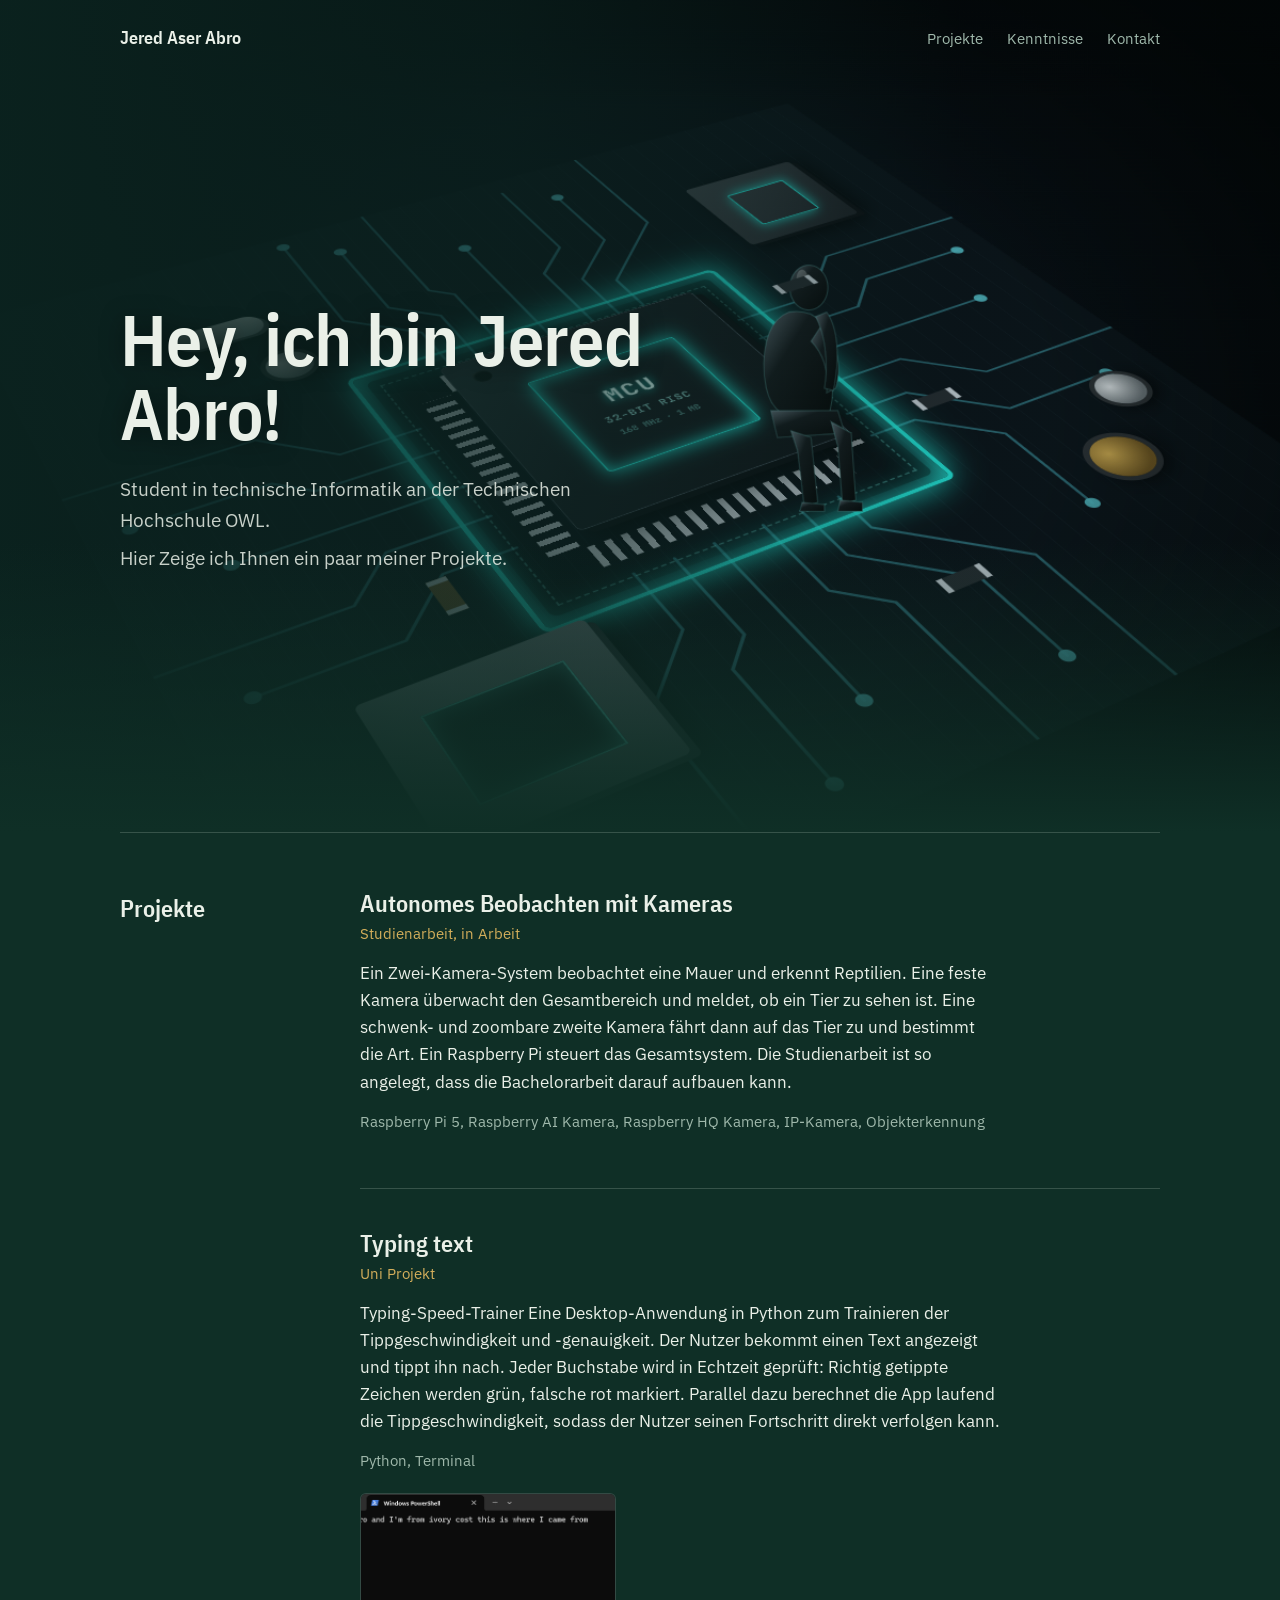
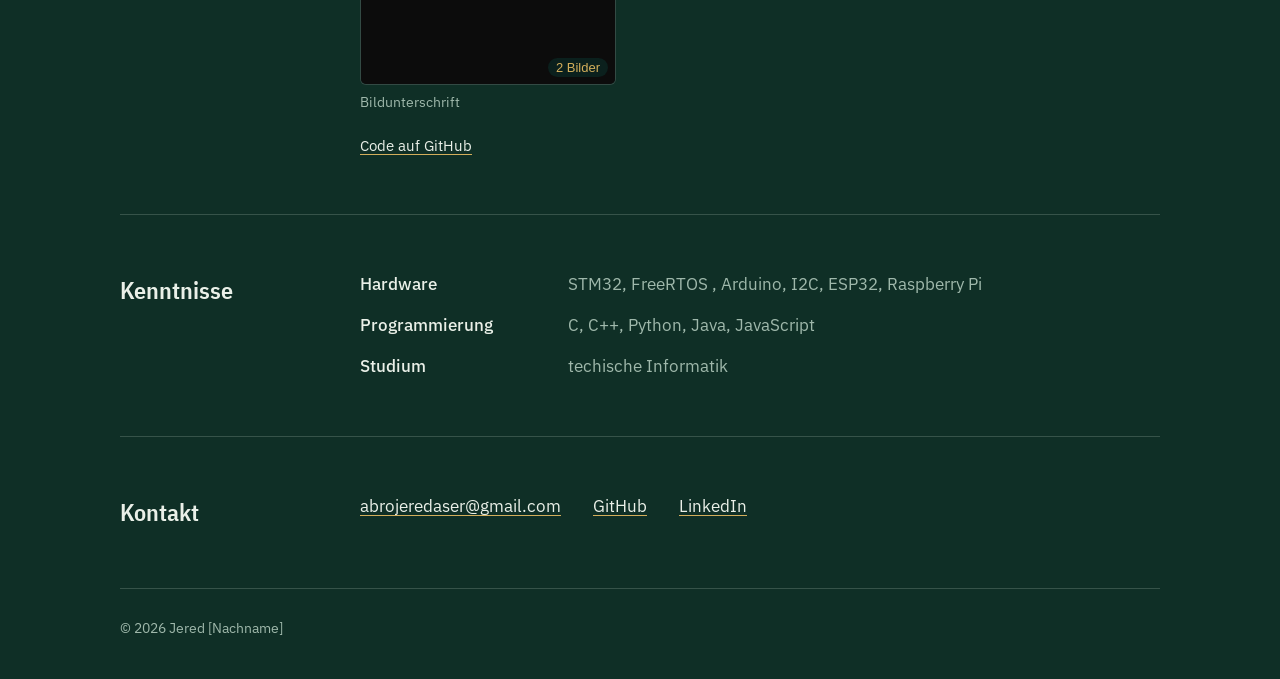
<file: index.html>
<!DOCTYPE html>
<html lang="de">
<head>
<meta charset="utf-8">
<meta name="viewport" content="width=device-width, initial-scale=1, viewport-fit=cover">
<meta name="color-scheme" content="dark">
<title>Jered [Nachname] – Embedded Systems und Machine Learning</title>
<meta name="description" content="Portfolio von Jered [Nachname]: Studienarbeiten und Hardware-Projekte rund um Kamera-Erkennung, Signalverarbeitung und Mikrocontroller.">
<meta name="theme-color" content="#0f2f26">
<link rel="icon" href="assets/icons/favicon.svg" type="image/svg+xml">
<meta property="og:type" content="website">
<meta property="og:locale" content="de_DE">
<meta property="og:title" content="Jered [Nachname] – Embedded Systems und Machine Learning">
<meta property="og:description" content="Studienarbeiten und Hardware-Projekte rund um Kamera-Erkennung, Signalverarbeitung und Mikrocontroller.">
<meta property="og:url" content="https://abrojered.github.io/">
<meta name="twitter:card" content="summary">
<link rel="preconnect" href="https://fonts.googleapis.com">
<link rel="preconnect" href="https://fonts.gstatic.com" crossorigin>
<link href="https://fonts.googleapis.com/css2?family=IBM+Plex+Sans+Condensed:wght@500;600&family=IBM+Plex+Sans:wght@400;500&display=swap" rel="stylesheet">
<link rel="stylesheet" href="css/base.css">
<link rel="stylesheet" href="css/layout.css">
<link rel="stylesheet" href="css/sections/hero.css">
<link rel="stylesheet" href="css/sections/projekte.css">
<link rel="stylesheet" href="css/sections/kenntnisse.css">
<link rel="stylesheet" href="css/sections/kontakt.css">
</head>
<body>

<div class="intro" id="top">
  <div class="wrap">
    <header class="top">
      <a class="name" href="#top">Jered Aser Abro </a>
      <nav aria-label="Hauptnavigation">
        <a href="#projekte">Projekte</a>
        <a href="#kenntnisse">Kenntnisse</a>
        <a href="#kontakt">Kontakt</a>
      </nav>
    </header>

    <div class="hero">
      <div class="hero-text">
        <h1>Hey, ich bin Jered Abro!</h1>
        <p>Student in technische Informatik an der Technischen Hochschule OWL.</p>
        <p>Hier Zeige ich Ihnen ein paar meiner Projekte.</p>
      </div>
    </div>
  </div>
</div>

<div class="wrap">
  <main>

    <section id="projekte" aria-labelledby="h-projekte">
      <div class="row">
        <h2 id="h-projekte">Projekte</h2>
        <div>

          <article class="project">
            <h3>Autonomes Beobachten mit Kameras</h3>
            <p class="status">Studienarbeit, in Arbeit</p>
            <p>Ein Zwei-Kamera-System beobachtet eine Mauer und erkennt Reptilien. Eine feste Kamera überwacht den Gesamtbereich und meldet, ob ein Tier zu sehen ist. Eine schwenk- und zoombare zweite Kamera fährt dann auf das Tier zu und bestimmt die Art. Ein Raspberry Pi steuert das Gesamtsystem. Die Studienarbeit ist so angelegt, dass die Bachelorarbeit darauf aufbauen kann.</p>
            <p class="stack">Raspberry Pi 5, Raspberry AI Kamera, Raspberry HQ Kamera, IP-Kamera, Objekterkennung</p>
            <div class="media">
              <!-- Fotos und Videos: Datei nach assets/projekte/kamera-beobachtung/ legen und hier eintragen.
              <figure>
                <img src="assets/projekte/kamera-beobachtung/foto1.jpg" alt="Kurze Bildbeschreibung" loading="lazy">
                <figcaption>Bildunterschrift</figcaption>
              </figure>
              <figure class="wide">
                <video src="assets/projekte/kamera-beobachtung/video1.mp4" controls preload="metadata" playsinline></video>
                <figcaption>Videobeschreibung</figcaption>
              </figure>
              -->
            </div>
            <div class="links">
              <!-- <a href="#">Code auf GitHub</a> -->
              <!-- <a href="#">Projektbericht</a> -->
            </div>
          </article>

          
          <article class="project">
            <h3>Typing text</h3>
            <p class="status">Uni Projekt</p>
            <p>Typing-Speed-Trainer
Eine Desktop-Anwendung in Python zum Trainieren der Tippgeschwindigkeit und -genauigkeit. Der Nutzer bekommt einen Text angezeigt und tippt ihn nach. Jeder Buchstabe wird in Echtzeit geprüft: Richtig getippte Zeichen werden grün, falsche rot markiert. Parallel dazu berechnet die App laufend die Tippgeschwindigkeit, sodass der Nutzer seinen Fortschritt direkt verfolgen kann.</p>
            <p class="stack">Python, Terminal </p>
            <div class="media">
              <figure>
                <img src="assets/projekte/typing-text/Screenshot2_typing_text.png" alt="Kurze Bildbeschreibung" loading="lazy">
                <img src="assets/projekte/typing-text/Screenshot_typing_text.png" alt="Kurze Bildbeschreibung" loading="lazy">
                <!-- Weitere Bilder einfach als zusätzliche <img>-Zeilen hier einfügen -->
                <figcaption>Bildunterschrift</figcaption>
              </figure>
              <!-- Fotos und Videos: Datei nach assets/projekte/typing-text/ legen und hier eintragen.
              <figure class="wide">
                <video src="assets/projekte/typing-text/video1.mp4" controls preload="metadata" playsinline></video>
                <figcaption>Videobeschreibung</figcaption>
              </figure>
              -->
            </div>
            <div class="links">
              <a href="https://github.com/Abrojered/projet_de_l_universit-">Code auf GitHub</a>
            </div>
          </article>

        </div>
      </div>
    </section>

    <section id="kenntnisse" aria-labelledby="h-kenntnisse">
      <div class="row">
        <h2 id="h-kenntnisse">Kenntnisse</h2>
        <dl>
          <dt>Hardware</dt>
          <dd>STM32, FreeRTOS , Arduino, I2C, ESP32, Raspberry Pi</dd>
          <dt>Programmierung</dt>
          <dd>C, C++, Python, Java, JavaScript</dd>
          <dt>Studium</dt>
          <dd>techische Informatik </dd>
        </dl>
      </div>
    </section>

    <section id="kontakt" class="contact" aria-labelledby="h-kontakt">
      <div class="row">
        <h2 id="h-kontakt">Kontakt</h2>
        <div>
          
          <ul>
            <li><a href="mailto:abrojeredaser@gmail.com">abrojeredaser@gmail.com</a></li>
            <li><a href="https://github.com/Abrojered">GitHub</a></li>
            <li><a href="https://www.linkedin.com/in/jered-aser-abro-157195229">LinkedIn</a></li>
          </ul>
        </div>
      </div>
    </section>
  </main>

  <footer>
    <span>&copy; 2026 Jered [Nachname]</span>
  </footer>
</div>

<script src="js/galerie.js" defer></script>
</body>
</html>
</file>
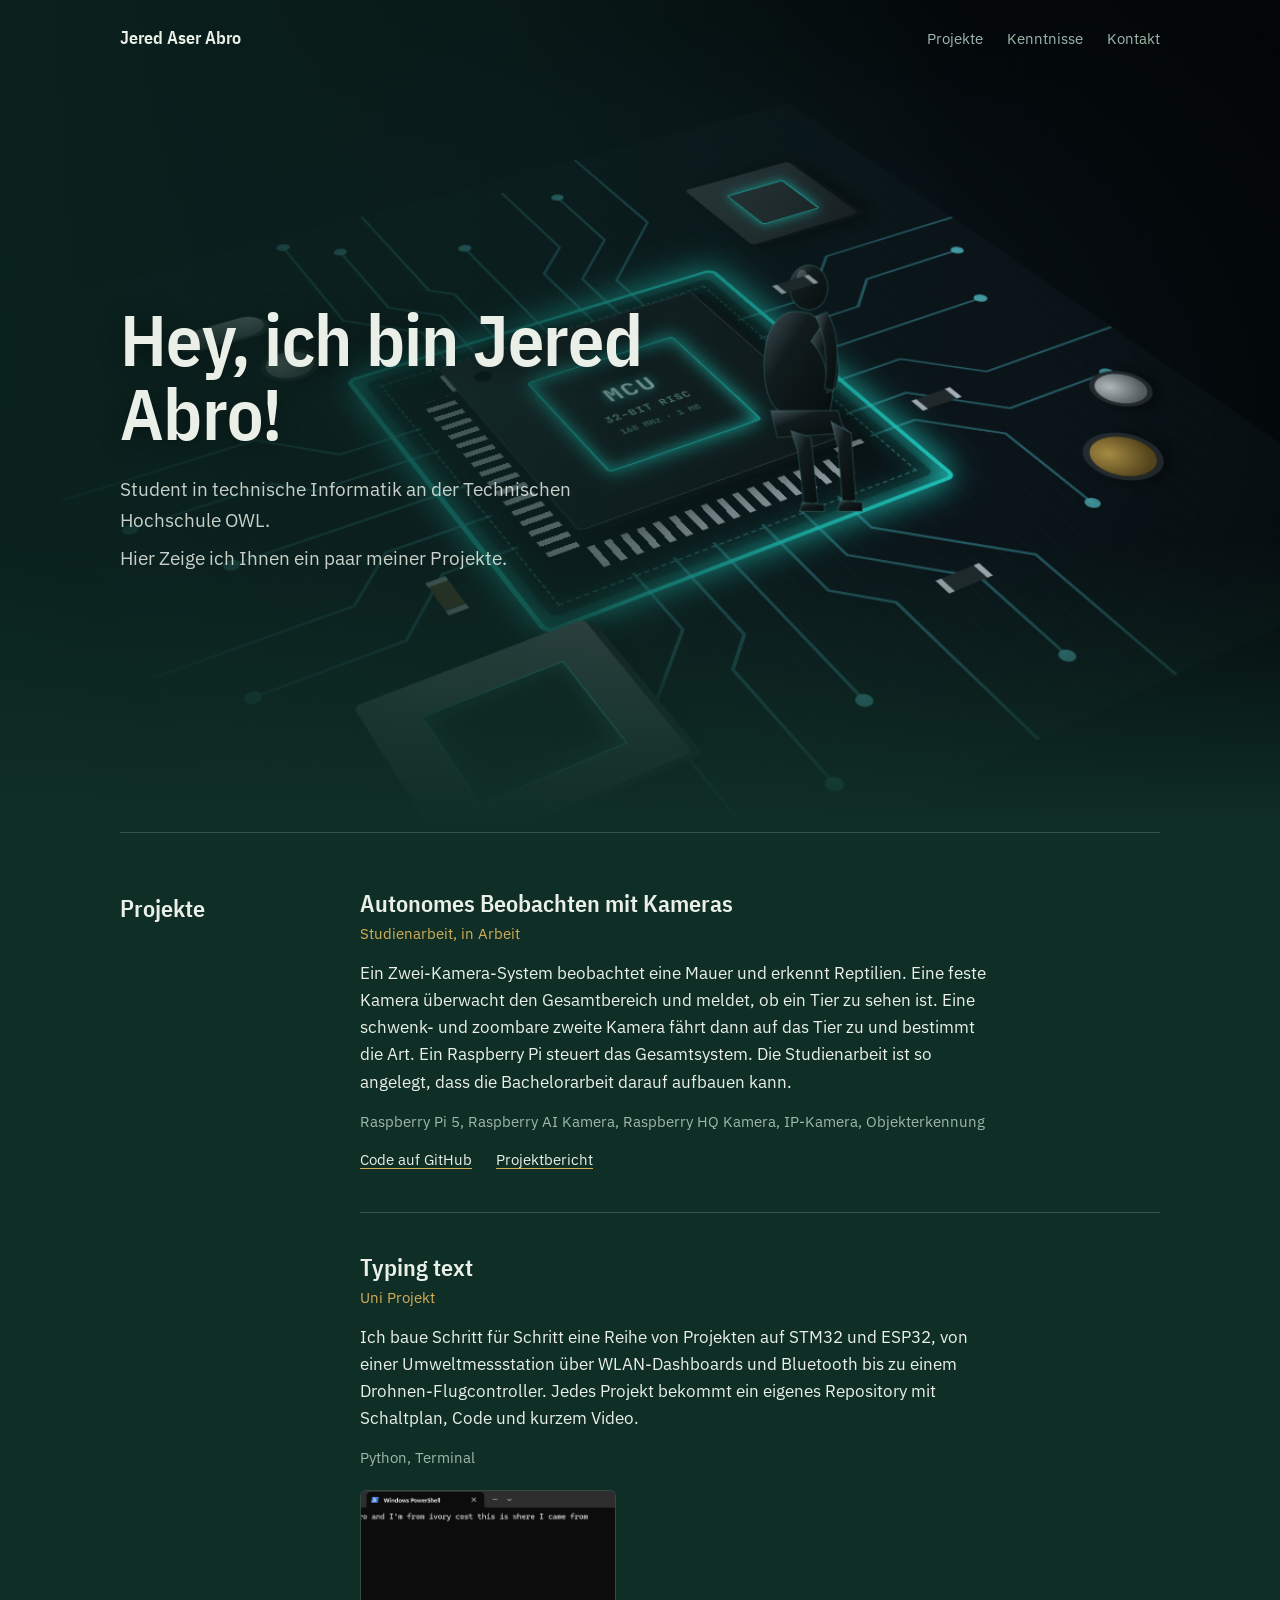
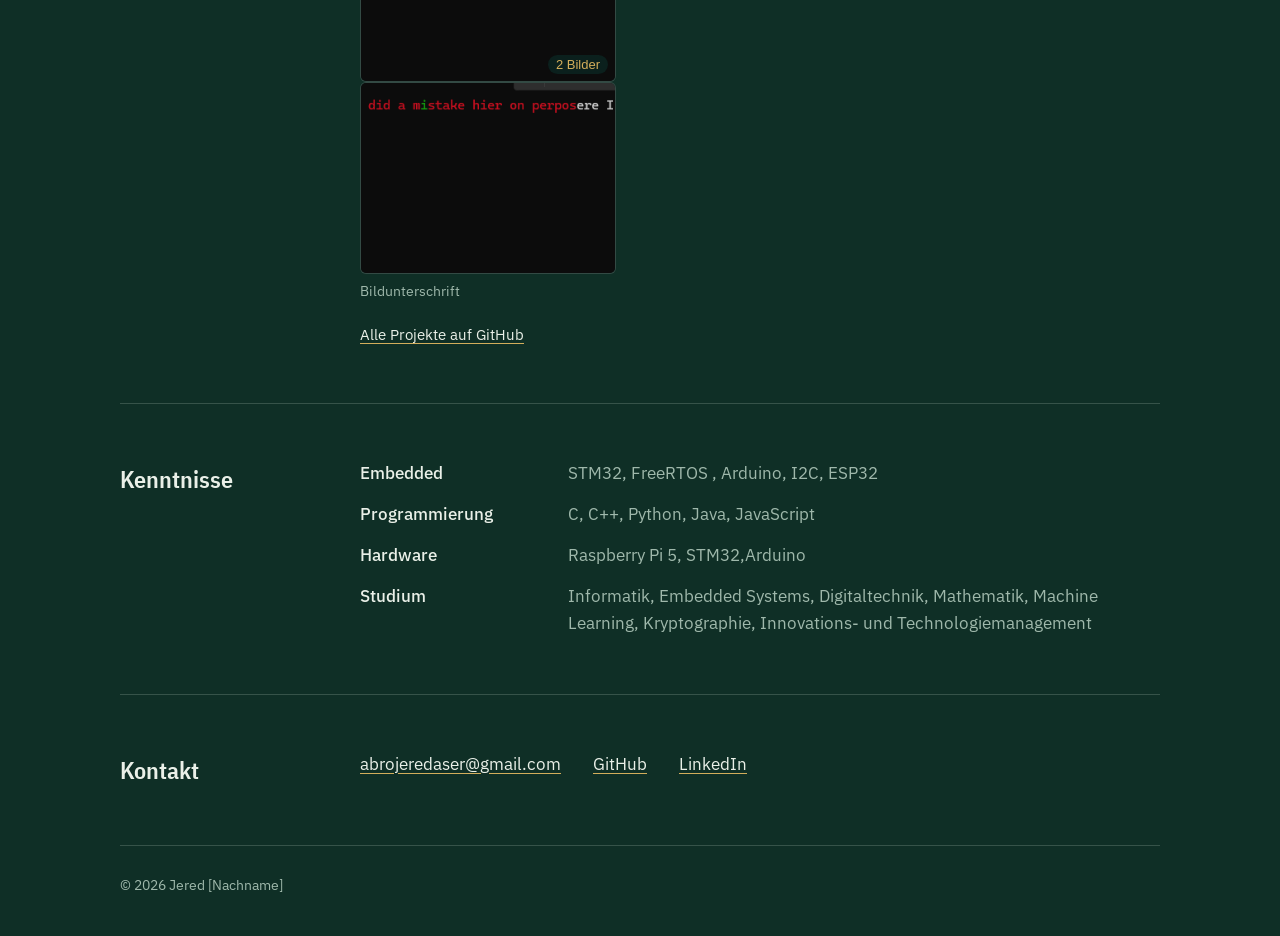
<file: portfolio/index.html>
<!DOCTYPE html>
<html lang="de">
<head>
<meta charset="utf-8">
<meta name="viewport" content="width=device-width, initial-scale=1, viewport-fit=cover">
<meta name="color-scheme" content="dark">
<title>Jered [Nachname] – Embedded Systems und Machine Learning</title>
<meta name="description" content="Portfolio von Jered [Nachname]: Studienarbeiten und Hardware-Projekte rund um Kamera-Erkennung, Signalverarbeitung und Mikrocontroller.">
<meta name="theme-color" content="#0f2f26">
<link rel="icon" href="assets/icons/favicon.svg" type="image/svg+xml">
<meta property="og:type" content="website">
<meta property="og:locale" content="de_DE">
<meta property="og:title" content="Jered [Nachname] – Embedded Systems und Machine Learning">
<meta property="og:description" content="Studienarbeiten und Hardware-Projekte rund um Kamera-Erkennung, Signalverarbeitung und Mikrocontroller.">
<meta property="og:url" content="https://DEIN-NAME.github.io/portfolio/">
<meta name="twitter:card" content="summary">
<link rel="preconnect" href="https://fonts.googleapis.com">
<link rel="preconnect" href="https://fonts.gstatic.com" crossorigin>
<link href="https://fonts.googleapis.com/css2?family=IBM+Plex+Sans+Condensed:wght@500;600&family=IBM+Plex+Sans:wght@400;500&display=swap" rel="stylesheet">
<link rel="stylesheet" href="css/base.css">
<link rel="stylesheet" href="css/layout.css">
<link rel="stylesheet" href="css/sections/hero.css">
<link rel="stylesheet" href="css/sections/projekte.css">
<link rel="stylesheet" href="css/sections/kenntnisse.css">
<link rel="stylesheet" href="css/sections/kontakt.css">
</head>
<body>

<div class="intro" id="top">
  <div class="wrap">
    <header class="top">
      <a class="name" href="#top">Jered Aser Abro </a>
      <nav aria-label="Hauptnavigation">
        <a href="#projekte">Projekte</a>
        <a href="#kenntnisse">Kenntnisse</a>
        <a href="#kontakt">Kontakt</a>
      </nav>
    </header>

    <div class="hero">
      <div class="hero-text">
        <h1>Hey, ich bin Jered Abro!</h1>
        <p>Student in technische Informatik an der Technischen Hochschule OWL.</p>
        <p>Hier Zeige ich Ihnen ein paar meiner Projekte.</p>
      </div>
    </div>
  </div>
</div>

<div class="wrap">
  <main>

    <section id="projekte" aria-labelledby="h-projekte">
      <div class="row">
        <h2 id="h-projekte">Projekte</h2>
        <div>

          <article class="project">
            <h3>Autonomes Beobachten mit Kameras</h3>
            <p class="status">Studienarbeit, in Arbeit</p>
            <p>Ein Zwei-Kamera-System beobachtet eine Mauer und erkennt Reptilien. Eine feste Kamera überwacht den Gesamtbereich und meldet, ob ein Tier zu sehen ist. Eine schwenk- und zoombare zweite Kamera fährt dann auf das Tier zu und bestimmt die Art. Ein Raspberry Pi steuert das Gesamtsystem. Die Studienarbeit ist so angelegt, dass die Bachelorarbeit darauf aufbauen kann.</p>
            <p class="stack">Raspberry Pi 5, Raspberry AI Kamera, Raspberry HQ Kamera, IP-Kamera, Objekterkennung</p>
            <div class="media">
              <!-- Fotos und Videos: Datei nach assets/projekte/kamera-beobachtung/ legen und hier eintragen.
              <figure>
                <img src="assets/projekte/kamera-beobachtung/foto1.jpg" alt="Kurze Bildbeschreibung" loading="lazy">
                <figcaption>Bildunterschrift</figcaption>
              </figure>
              <figure class="wide">
                <video src="assets/projekte/kamera-beobachtung/video1.mp4" controls preload="metadata" playsinline></video>
                <figcaption>Videobeschreibung</figcaption>
              </figure>
              -->
            </div>
            <div class="links">
              <a href="#">Code auf GitHub</a>
              <a href="#">Projektbericht</a>
            </div>
          </article>

          
          <article class="project">
            <h3>Typing text</h3>
            <p class="status">Uni Projekt</p>
            <p>Ich baue Schritt für Schritt eine Reihe von Projekten auf STM32 und ESP32, von einer Umweltmessstation über WLAN-Dashboards und Bluetooth bis zu einem Drohnen-Flugcontroller. Jedes Projekt bekommt ein eigenes Repository mit Schaltplan, Code und kurzem Video.</p>
            <p class="stack">Python, Terminal </p>
            <div class="media">
              <figure>
                <img src="assets/projekte/typing-text/Screenshot2_typing_text.png" alt="Kurze Bildbeschreibung" loading="lazy">
                <img src="assets/projekte/typing-text/Screenshot_typing_text.png" alt="Kurze Bildbeschreibung" loading="lazy">
                <!-- Weitere Bilder einfach als zusätzliche <img>-Zeilen hier einfügen -->
                <figcaption>Bildunterschrift</figcaption>
              </figure>
              <!-- Fotos und Videos: Datei nach assets/projekte/typing-text/ legen und hier eintragen.
              <figure class="wide">
                <video src="assets/projekte/typing-text/video1.mp4" controls preload="metadata" playsinline></video>
                <figcaption>Videobeschreibung</figcaption>
              </figure>
              -->
            </div>
            <div class="links">
              <a href="#">Alle Projekte auf GitHub</a>
            </div>
          </article>

        </div>
      </div>
    </section>

    <section id="kenntnisse" aria-labelledby="h-kenntnisse">
      <div class="row">
        <h2 id="h-kenntnisse">Kenntnisse</h2>
        <dl>
          <dt>Embedded</dt>
          <dd>STM32, FreeRTOS , Arduino, I2C, ESP32</dd>
          <dt>Programmierung</dt>
          <dd>C, C++, Python, Java, JavaScript</dd>
          <dt>Hardware</dt>
          <dd>Raspberry Pi 5, STM32,Arduino</dd>
          <dt>Studium</dt>
          <dd>Informatik, Embedded Systems, Digitaltechnik, Mathematik, Machine Learning, Kryptographie, Innovations- und Technologiemanagement</dd>
        </dl>
      </div>
    </section>

    <section id="kontakt" class="contact" aria-labelledby="h-kontakt">
      <div class="row">
        <h2 id="h-kontakt">Kontakt</h2>
        <div>
          
          <ul>
            <li><a href="mailto:abrojeredaser@gmail.com">abrojeredaser@gmail.com</a></li>
            <li><a href="https://github.com/Abrojered">GitHub</a></li>
            <li><a href="https://www.linkedin.com/in/jered-aser-abro-157195229">LinkedIn</a></li>
          </ul>
        </div>
      </div>
    </section>
  </main>

  <footer>
    <span>&copy; 2026 Jered [Nachname]</span>
  </footer>
</div>

<script src="js/galerie.js" defer></script>
</body>
</html>
</file>
<file: css/base.css>
/* Grundlagen: Farben, Schriften, Reset, Links */
:root {
  --board: #0f2f26;
  --board-deep: #0b2420;
  --ink: #eaf0e8;
  --muted: #9fb8ab;
  --gold: #d3ae5b;
  --line: rgba(234, 240, 232, 0.18);
  --head: "IBM Plex Sans Condensed", "Arial Narrow", "Helvetica Neue", Arial, sans-serif;
  --body: "IBM Plex Sans", "Helvetica Neue", Arial, sans-serif;
  box-sizing: border-box;
  padding-top: env(safe-area-inset-top, 0px);
  padding-bottom: env(safe-area-inset-bottom, 0px);
}
*, *::before, *::after { box-sizing: inherit; }
html { scroll-padding-top: env(safe-area-inset-top, 0px); scroll-behavior: smooth; }
body {
  margin: 0;
  background: var(--board);
  color: var(--ink);
  font-family: var(--body);
  font-size: 1.0625rem;
  line-height: 1.6;
  -webkit-font-smoothing: antialiased;
}
a { color: var(--ink); text-decoration-color: var(--gold); text-underline-offset: 0.2em; text-decoration-thickness: 1px; }
a:hover { color: var(--gold); }
a:focus-visible, button:focus-visible {
  outline: 2px solid var(--gold);
  outline-offset: 3px;
  border-radius: 2px;
}

.wrap { max-width: 68rem; margin: 0 auto; padding: 0 1.5rem; }

@media (prefers-reduced-motion: reduce) {
  html { scroll-behavior: auto; }
}
</file>
<file: css/layout.css>
/* Seitengerüst: Kopfzeile, Abschnitte, Fußzeile */

/* Kopfzeile */
.top { display: flex; justify-content: space-between; align-items: baseline; gap: 1rem; padding: 1.5rem 0; flex-wrap: wrap; }
.top .name { font-family: var(--head); font-weight: 600; font-size: 1.125rem; text-decoration: none; }
.top nav { display: flex; gap: 1.5rem; flex-wrap: wrap; }
.top nav a { color: var(--muted); text-decoration: none; font-size: 0.9375rem; }
.top nav a:hover { color: var(--ink); }

/* Abschnitte */
section { border-top: 1px solid var(--line); padding: 3.5rem 0; }
.row { display: grid; grid-template-columns: 12rem 1fr; gap: 2rem 3rem; }
h2 { font-family: var(--head); font-weight: 600; font-size: 1.5rem; margin: 0; align-self: start; }
@media (min-width: 761px) { h2 { position: sticky; top: 1.5rem; } }

footer { border-top: 1px solid var(--line); padding: 1.75rem 0 2.5rem; color: var(--muted); font-size: 0.875rem; }

@media (max-width: 760px) {
  .row { grid-template-columns: 1fr; gap: 1.5rem; }
}
</file>
<file: css/sections/hero.css>
/* Einstieg: Kopfzeile und Begrüßung über dem Mikrocontroller-Hintergrundbild */
.intro {
  display: flex;
  flex-direction: column;
  min-height: min(100vh, 52rem);
  background:
    /* unten weich in die Seitenfarbe übergehen */
    linear-gradient(to bottom, rgba(15, 47, 38, 0) 65%, var(--board) 100%),
    /* links abdunkeln, damit der Text lesbar bleibt */
    linear-gradient(90deg, rgba(11, 36, 32, 0.92) 0%, rgba(11, 36, 32, 0.65) 40%, rgba(11, 36, 32, 0.1) 75%),
    url("../../assets/hero/Microcontroller_pic.png") 65% center / cover no-repeat,
    var(--board-deep);
}
.intro > .wrap { flex: 1; display: flex; flex-direction: column; width: 100%; }

.hero {
  flex: 1;
  display: flex;
  flex-direction: column;
  justify-content: center;
  padding: 3rem 0 5rem;
}
h1 {
  font-family: var(--head);
  font-weight: 600;
  font-size: clamp(2.5rem, 6vw, 4.5rem);
  line-height: 1.02;
  letter-spacing: -0.01em;
  margin: 0 0 1.5rem;
  max-width: 16ch;
  text-shadow: 0 2px 24px rgba(0, 0, 0, 0.45);
}
.hero p { max-width: 34rem; color: var(--ink); opacity: 0.85; font-size: 1.1875rem; margin: 0; }
.hero p + p { margin-top: 0.5rem; }
.hero-text { animation: rise 1s cubic-bezier(.2, .7, .2, 1) 0.2s both; }

/* Text schwebt beim Laden sanft ein */
@keyframes rise {
  from { opacity: 0; transform: translateY(12px); }
  to { opacity: 1; transform: none; }
}

@media (max-width: 760px) {
  /* Hochformat: von oben und unten abdunkeln statt von links */
  .intro {
    min-height: min(100svh, 44rem);
    background:
      linear-gradient(to bottom, rgba(11, 36, 32, 0.85) 0%, rgba(11, 36, 32, 0.45) 45%, rgba(15, 47, 38, 0.9) 85%, var(--board) 100%),
      url("../../assets/hero/Microcontroller_pic.png") 60% center / cover no-repeat,
      var(--board-deep);
  }
  .hero { justify-content: flex-end; padding: 2rem 0 3rem; }
}
@media (prefers-reduced-motion: reduce) {
  .hero-text { animation: none; }
}
</file>
<file: css/sections/projekte.css>
/* Projekte */
.project { padding: 0 0 2.5rem; margin: 0 0 2.5rem; border-bottom: 1px solid var(--line); }
.project:last-child { padding-bottom: 0; margin-bottom: 0; border-bottom: 0; }
.project h3 { font-family: var(--head); font-weight: 600; font-size: 1.5rem; line-height: 1.2; margin: 0 0 0.25rem; }
.status { color: var(--gold); font-size: 0.9375rem; margin: 0 0 0.875rem; }
.project p { margin: 0 0 0.875rem; max-width: 40rem; }
.stack { color: var(--muted); font-size: 0.9375rem; }
.links { display: flex; gap: 1.5rem; flex-wrap: wrap; font-size: 0.9375rem; }

/* Fotos und Videos pro Projekt: kleine Vorschau, Klick öffnet die Großansicht */
.media { display: flex; flex-wrap: wrap; gap: 1rem; margin: 1.25rem 0; max-width: 40rem; }
.media:not(:has(figure)) { display: none; }
.media figure { margin: 0; width: min(100%, 16rem); }
.media img, .media video {
  display: block;
  width: 100%;
  aspect-ratio: 4 / 3;
  object-fit: cover;
  background: var(--board-deep);
  border: 1px solid var(--line);
  border-radius: 6px;
}
/* Nur das erste Bild zeigen (mit und ohne JavaScript) */
.media figure img ~ img, .media [hidden] { display: none; }
.media figure.wide { width: 100%; }
.media figure.wide img, .media figure.wide video { aspect-ratio: 16 / 9; }
.media figcaption { color: var(--muted); font-size: 0.875rem; margin-top: 0.375rem; }

.media-open {
  position: relative;
  display: block;
  width: 100%;
  padding: 0;
  border: 0;
  background: none;
  border-radius: 6px;
  cursor: zoom-in;
}
.media-open img { transition: filter 0.2s, transform 0.2s; }
.media-open:hover img { filter: brightness(1.12); transform: translateY(-2px); }
.media-count {
  position: absolute;
  right: 0.5rem;
  bottom: 0.5rem;
  padding: 0.125rem 0.5rem;
  border-radius: 999px;
  background: rgba(11, 36, 32, 0.85);
  color: var(--gold);
  font-size: 0.8125rem;
  font-weight: 500;
}

/* Großansicht */
.lightbox {
  width: 100vw;
  height: 100vh;
  max-width: none;
  max-height: none;
  margin: 0;
  padding: 1rem;
  border: 0;
  background: transparent;
  color: var(--ink);
}
.lightbox[open] { display: grid; grid-template-columns: auto 1fr auto; align-items: center; gap: 1rem; }
.lightbox::backdrop { background: rgba(5, 15, 12, 0.92); }
.lightbox figure { margin: 0; min-width: 0; display: flex; flex-direction: column; align-items: center; gap: 0.75rem; }
.lightbox img {
  max-width: 100%;
  max-height: calc(100vh - 7rem);
  object-fit: contain;
  border-radius: 6px;
  box-shadow: 0 20px 60px rgba(0, 0, 0, 0.6);
}
.lightbox figcaption { display: flex; gap: 1rem; color: var(--muted); font-size: 0.9375rem; }
.lb-count { color: var(--gold); }
.lightbox button {
  display: grid;
  place-items: center;
  width: 3rem;
  height: 3rem;
  border: 1px solid var(--line);
  border-radius: 50%;
  background: rgba(11, 36, 32, 0.85);
  color: var(--ink);
  font: 400 2rem/1 var(--body);
  cursor: pointer;
}
.lightbox button:hover { color: var(--gold); border-color: var(--gold); }
.lightbox button[hidden] { visibility: hidden; display: grid; }
.lb-close { position: absolute; top: 1rem; right: 1rem; font-size: 1.75rem; }

@media (max-width: 760px) {
  /* Pfeile unten über dem Bild, damit es die volle Breite bekommt */
  .lightbox[open] { grid-template-columns: 1fr; }
  .lb-prev, .lb-next { position: absolute; bottom: 1.25rem; z-index: 1; }
  .lb-prev { left: 1rem; }
  .lb-next { right: 1rem; }
}
</file>
<file: css/sections/kenntnisse.css>
/* Kenntnisse */
dl { margin: 0; display: grid; grid-template-columns: 11rem 1fr; gap: 0.875rem 2rem; }
dt { font-weight: 500; }
dd { margin: 0; color: var(--muted); }

@media (max-width: 760px) {
  dl { grid-template-columns: 1fr; gap: 0.125rem; }
  dd { margin-bottom: 0.75rem; }
}
</file>
<file: css/sections/kontakt.css>
/* Kontakt */
.contact p { margin: 0 0 1.25rem; max-width: 36rem; }
.contact ul { list-style: none; margin: 0; padding: 0; display: flex; gap: 2rem; flex-wrap: wrap; }
</file>
<file: portfolio/css/base.css>
/* Grundlagen: Farben, Schriften, Reset, Links */
:root {
  --board: #0f2f26;
  --board-deep: #0b2420;
  --ink: #eaf0e8;
  --muted: #9fb8ab;
  --gold: #d3ae5b;
  --line: rgba(234, 240, 232, 0.18);
  --head: "IBM Plex Sans Condensed", "Arial Narrow", "Helvetica Neue", Arial, sans-serif;
  --body: "IBM Plex Sans", "Helvetica Neue", Arial, sans-serif;
  box-sizing: border-box;
  padding-top: env(safe-area-inset-top, 0px);
  padding-bottom: env(safe-area-inset-bottom, 0px);
}
*, *::before, *::after { box-sizing: inherit; }
html { scroll-padding-top: env(safe-area-inset-top, 0px); scroll-behavior: smooth; }
body {
  margin: 0;
  background: var(--board);
  color: var(--ink);
  font-family: var(--body);
  font-size: 1.0625rem;
  line-height: 1.6;
  -webkit-font-smoothing: antialiased;
}
a { color: var(--ink); text-decoration-color: var(--gold); text-underline-offset: 0.2em; text-decoration-thickness: 1px; }
a:hover { color: var(--gold); }
a:focus-visible, button:focus-visible {
  outline: 2px solid var(--gold);
  outline-offset: 3px;
  border-radius: 2px;
}

.wrap { max-width: 68rem; margin: 0 auto; padding: 0 1.5rem; }

@media (prefers-reduced-motion: reduce) {
  html { scroll-behavior: auto; }
}
</file>
<file: portfolio/css/layout.css>
/* Seitengerüst: Kopfzeile, Abschnitte, Fußzeile */

/* Kopfzeile */
.top { display: flex; justify-content: space-between; align-items: baseline; gap: 1rem; padding: 1.5rem 0; flex-wrap: wrap; }
.top .name { font-family: var(--head); font-weight: 600; font-size: 1.125rem; text-decoration: none; }
.top nav { display: flex; gap: 1.5rem; flex-wrap: wrap; }
.top nav a { color: var(--muted); text-decoration: none; font-size: 0.9375rem; }
.top nav a:hover { color: var(--ink); }

/* Abschnitte */
section { border-top: 1px solid var(--line); padding: 3.5rem 0; }
.row { display: grid; grid-template-columns: 12rem 1fr; gap: 2rem 3rem; }
h2 { font-family: var(--head); font-weight: 600; font-size: 1.5rem; margin: 0; align-self: start; }
@media (min-width: 761px) { h2 { position: sticky; top: 1.5rem; } }

footer { border-top: 1px solid var(--line); padding: 1.75rem 0 2.5rem; color: var(--muted); font-size: 0.875rem; }

@media (max-width: 760px) {
  .row { grid-template-columns: 1fr; gap: 1.5rem; }
}
</file>
<file: portfolio/css/sections/hero.css>
/* Einstieg: Kopfzeile und Begrüßung über dem Mikrocontroller-Hintergrundbild */
.intro {
  display: flex;
  flex-direction: column;
  min-height: min(100vh, 52rem);
  background:
    /* unten weich in die Seitenfarbe übergehen */
    linear-gradient(to bottom, rgba(15, 47, 38, 0) 65%, var(--board) 100%),
    /* links abdunkeln, damit der Text lesbar bleibt */
    linear-gradient(90deg, rgba(11, 36, 32, 0.92) 0%, rgba(11, 36, 32, 0.65) 40%, rgba(11, 36, 32, 0.1) 75%),
    url("../../assets/hero/Microcontroller_pic.png") 65% center / cover no-repeat,
    var(--board-deep);
}
.intro > .wrap { flex: 1; display: flex; flex-direction: column; width: 100%; }

.hero {
  flex: 1;
  display: flex;
  flex-direction: column;
  justify-content: center;
  padding: 3rem 0 5rem;
}
h1 {
  font-family: var(--head);
  font-weight: 600;
  font-size: clamp(2.5rem, 6vw, 4.5rem);
  line-height: 1.02;
  letter-spacing: -0.01em;
  margin: 0 0 1.5rem;
  max-width: 16ch;
  text-shadow: 0 2px 24px rgba(0, 0, 0, 0.45);
}
.hero p { max-width: 34rem; color: var(--ink); opacity: 0.85; font-size: 1.1875rem; margin: 0; }
.hero p + p { margin-top: 0.5rem; }
.hero-text { animation: rise 1s cubic-bezier(.2, .7, .2, 1) 0.2s both; }

/* Text schwebt beim Laden sanft ein */
@keyframes rise {
  from { opacity: 0; transform: translateY(12px); }
  to { opacity: 1; transform: none; }
}

@media (max-width: 760px) {
  /* Hochformat: von oben und unten abdunkeln statt von links */
  .intro {
    min-height: min(100svh, 44rem);
    background:
      linear-gradient(to bottom, rgba(11, 36, 32, 0.85) 0%, rgba(11, 36, 32, 0.45) 45%, rgba(15, 47, 38, 0.9) 85%, var(--board) 100%),
      url("../../assets/hero/Microcontroller_pic.png") 60% center / cover no-repeat,
      var(--board-deep);
  }
  .hero { justify-content: flex-end; padding: 2rem 0 3rem; }
}
@media (prefers-reduced-motion: reduce) {
  .hero-text { animation: none; }
}
</file>
<file: portfolio/css/sections/projekte.css>
/* Projekte */
.project { padding: 0 0 2.5rem; margin: 0 0 2.5rem; border-bottom: 1px solid var(--line); }
.project:last-child { padding-bottom: 0; margin-bottom: 0; border-bottom: 0; }
.project h3 { font-family: var(--head); font-weight: 600; font-size: 1.5rem; line-height: 1.2; margin: 0 0 0.25rem; }
.status { color: var(--gold); font-size: 0.9375rem; margin: 0 0 0.875rem; }
.project p { margin: 0 0 0.875rem; max-width: 40rem; }
.stack { color: var(--muted); font-size: 0.9375rem; }
.links { display: flex; gap: 1.5rem; flex-wrap: wrap; font-size: 0.9375rem; }

/* Fotos und Videos pro Projekt: kleine Vorschau, Klick öffnet die Großansicht */
.media { display: flex; flex-wrap: wrap; gap: 1rem; margin: 1.25rem 0; max-width: 40rem; }
.media:not(:has(figure)) { display: none; }
.media figure { margin: 0; width: min(100%, 16rem); }
.media img, .media video {
  display: block;
  width: 100%;
  aspect-ratio: 4 / 3;
  object-fit: cover;
  background: var(--board-deep);
  border: 1px solid var(--line);
  border-radius: 6px;
}
/* Ohne JavaScript nur das erste Bild zeigen */
.media figure img ~ img { display: none; }
.media figure.wide { width: 100%; }
.media figure.wide img, .media figure.wide video { aspect-ratio: 16 / 9; }
.media figcaption { color: var(--muted); font-size: 0.875rem; margin-top: 0.375rem; }

.media-open {
  position: relative;
  display: block;
  width: 100%;
  padding: 0;
  border: 0;
  background: none;
  border-radius: 6px;
  cursor: zoom-in;
}
.media-open img { transition: filter 0.2s, transform 0.2s; }
.media-open:hover img { filter: brightness(1.12); transform: translateY(-2px); }
.media-count {
  position: absolute;
  right: 0.5rem;
  bottom: 0.5rem;
  padding: 0.125rem 0.5rem;
  border-radius: 999px;
  background: rgba(11, 36, 32, 0.85);
  color: var(--gold);
  font-size: 0.8125rem;
  font-weight: 500;
}

/* Großansicht */
.lightbox {
  width: 100vw;
  height: 100vh;
  max-width: none;
  max-height: none;
  margin: 0;
  padding: 1rem;
  border: 0;
  background: transparent;
  color: var(--ink);
}
.lightbox[open] { display: grid; grid-template-columns: auto 1fr auto; align-items: center; gap: 1rem; }
.lightbox::backdrop { background: rgba(5, 15, 12, 0.92); }
.lightbox figure { margin: 0; min-width: 0; display: flex; flex-direction: column; align-items: center; gap: 0.75rem; }
.lightbox img {
  max-width: 100%;
  max-height: calc(100vh - 7rem);
  object-fit: contain;
  border-radius: 6px;
  box-shadow: 0 20px 60px rgba(0, 0, 0, 0.6);
}
.lightbox figcaption { display: flex; gap: 1rem; color: var(--muted); font-size: 0.9375rem; }
.lb-count { color: var(--gold); }
.lightbox button {
  display: grid;
  place-items: center;
  width: 3rem;
  height: 3rem;
  border: 1px solid var(--line);
  border-radius: 50%;
  background: rgba(11, 36, 32, 0.85);
  color: var(--ink);
  font: 400 2rem/1 var(--body);
  cursor: pointer;
}
.lightbox button:hover { color: var(--gold); border-color: var(--gold); }
.lightbox button[hidden] { visibility: hidden; display: grid; }
.lb-close { position: absolute; top: 1rem; right: 1rem; font-size: 1.75rem; }

@media (max-width: 760px) {
  /* Pfeile unten über dem Bild, damit es die volle Breite bekommt */
  .lightbox[open] { grid-template-columns: 1fr; }
  .lb-prev, .lb-next { position: absolute; bottom: 1.25rem; z-index: 1; }
  .lb-prev { left: 1rem; }
  .lb-next { right: 1rem; }
}
</file>
<file: portfolio/css/sections/kenntnisse.css>
/* Kenntnisse */
dl { margin: 0; display: grid; grid-template-columns: 11rem 1fr; gap: 0.875rem 2rem; }
dt { font-weight: 500; }
dd { margin: 0; color: var(--muted); }

@media (max-width: 760px) {
  dl { grid-template-columns: 1fr; gap: 0.125rem; }
  dd { margin-bottom: 0.75rem; }
}
</file>
<file: portfolio/css/sections/kontakt.css>
/* Kontakt */
.contact p { margin: 0 0 1.25rem; max-width: 36rem; }
.contact ul { list-style: none; margin: 0; padding: 0; display: flex; gap: 2rem; flex-wrap: wrap; }
</file>
